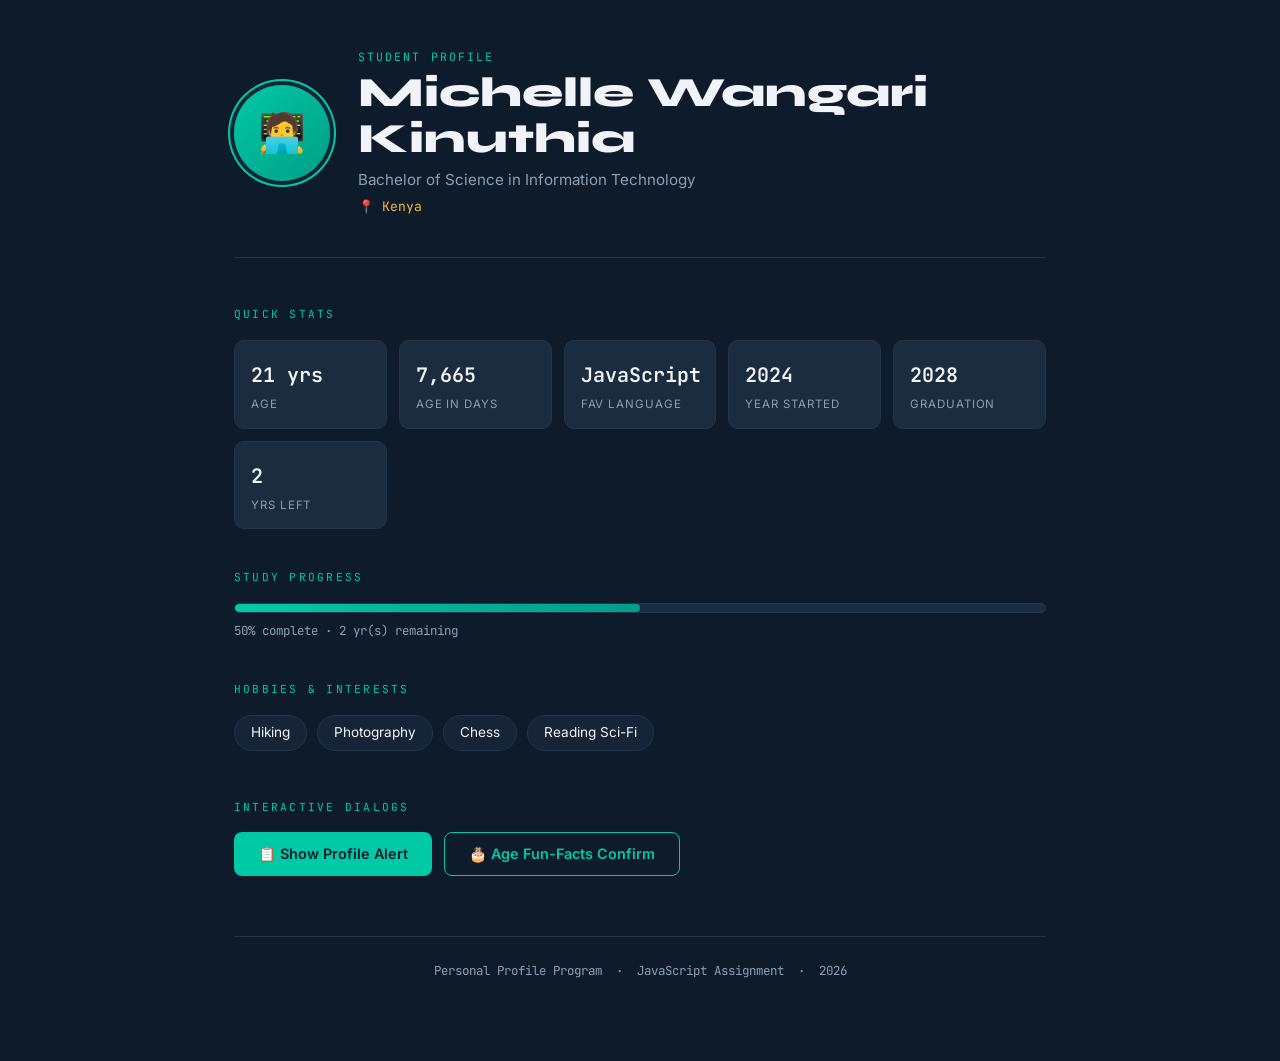
<file: profile.html>
<!DOCTYPE html>
<html lang="en">
<head>
  <meta charset="UTF-8" />
  <meta name="viewport" content="width=device-width, initial-scale=1.0" />
  <title>Student Profile - Michelle Wangari Kinuthia</title>

  <link rel="preconnect" href="https://fonts.googleapis.com" />
  <link rel="preconnect" href="https://fonts.gstatic.com" crossorigin />
  <link
    href="https://fonts.googleapis.com/css2?family=Syne:wght@600;800&family=Inter:wght@400;500;600&family=JetBrains+Mono:wght@400;600&display=swap"
    rel="stylesheet"
  />

  <!-- Links to our stylesheet -->
  <link rel="stylesheet" href="profile.css" />
</head>
<body>

  <div class="page-wrapper">

    <!-- Hero -->
    <section class="hero" id="profile-section">
      <div class="avatar" aria-hidden="true">🧑‍💻</div>
      <div class="hero-text">
        <p class="hero-eyebrow">Student Profile</p>
        <h1 id="card-name">Loading…</h1>
        <p id="card-course"></p>
        <p id="card-country"></p>
      </div>
    </section>

    <!-- Stats grid -->
    <section class="stats-section">
      <p class="section-title">Quick Stats</p>
      <div id="stats-grid"></div>
    </section>

    <!-- Study progress -->
    <section class="progress-section">
      <p class="section-title">Study Progress</p>
      <div class="progress-track">
        <div id="progress-bar-fill" style="width:0%"></div>
      </div>
      <p id="progress-label"></p>
    </section>

    <!-- Hobbies -->
    <section class="hobbies-section">
      <p class="section-title">Hobbies &amp; Interests</p>
      <div id="hobby-list"></div>
    </section>

    <!-- Alert / Confirm buttons -->
    <section class="actions-section">
      <p class="section-title">Interactive Dialogs</p>
      <div class="btn-row">
        <button class="btn btn-primary" id="btn-alert">
          📋 Show Profile Alert
        </button>
        <button class="btn btn-secondary" id="btn-confirm">
          🎂 Age Fun-Facts Confirm
        </button>
      </div>
    </section>

   

    <footer>
      Personal Profile Program &nbsp;·&nbsp; JavaScript Assignment &nbsp;·&nbsp;
      <span id="footer-year"></span>
    </footer>

  </div>

  <!-- Links to our script -->
  <script src="profile.js"></script>
  <script>
    document.getElementById("footer-year").textContent = new Date().getFullYear();
  </script>

</body>
</html>
</file>
<file: profile.css>
/* Reset & base */
*, *::before, *::after { box-sizing: border-box; margin: 0; padding: 0; }

@import url('https://fonts.googleapis.com/css2?family=Syne:wght@600;800&family=Inter:wght@400;500;600&family=JetBrains+Mono:wght@400;600&display=swap');

:root {
  --navy:       #0d1b2a;
  --navy-light: #162437;
  --teal:       #00c9a7;
  --teal-dim:   #009e85;
  --gold:       #f4b942;
  --white:      #f0f4f8;
  --muted:      #8ca0b5;
  --card-bg:    #1a2c3d;
  --border:     #243547;

  --font-display: 'Syne', sans-serif;
  --font-body:    'Inter', sans-serif;
  --font-mono:    'JetBrains Mono', monospace;
}

html { scroll-behavior: smooth; }

body {
  background-color: var(--navy);
  color: var(--white);
  font-family: var(--font-body);
  font-size: 16px;
  line-height: 1.6;
  min-height: 100vh;
}

/* Layout */
.page-wrapper {
  max-width: 860px;
  margin: 0 auto;
  padding: 48px 24px 80px;
}

/* Hero */
.hero {
  display: flex;
  align-items: center;
  gap: 28px;
  margin-bottom: 48px;
  padding-bottom: 40px;
  border-bottom: 1px solid var(--border);
}

.avatar {
  width: 96px;
  height: 96px;
  border-radius: 50%;
  background: linear-gradient(135deg, var(--teal), var(--teal-dim));
  display: flex;
  align-items: center;
  justify-content: center;
  font-size: 2.4rem;
  flex-shrink: 0;
  box-shadow: 0 0 0 4px var(--navy-light), 0 0 0 6px var(--teal);
}

.hero-text { flex: 1; }

.hero-eyebrow {
  font-family: var(--font-mono);
  font-size: 0.72rem;
  letter-spacing: 0.18em;
  color: var(--teal);
  text-transform: uppercase;
  margin-bottom: 4px;
}

#card-name {
  font-family: var(--font-display);
  font-size: clamp(1.8rem, 5vw, 2.6rem);
  font-weight: 800;
  line-height: 1.1;
  color: var(--white);
  margin-bottom: 6px;
}

#card-course {
  font-size: 0.95rem;
  color: var(--muted);
  margin-bottom: 4px;
}

#card-country {
  font-family: var(--font-mono);
  font-size: 0.82rem;
  color: var(--gold);
}

/* Section titles */
.section-title {
  font-family: var(--font-mono);
  font-size: 0.7rem;
  letter-spacing: 0.2em;
  text-transform: uppercase;
  color: var(--teal);
  margin-bottom: 16px;
}

/* Stats grid */
.stats-section { margin-bottom: 40px; }

#stats-grid {
  display: grid;
  grid-template-columns: repeat(auto-fill, minmax(140px, 1fr));
  gap: 12px;
}

.stat-card {
  background: var(--card-bg);
  border: 1px solid var(--border);
  border-radius: 10px;
  padding: 18px 16px 14px;
  display: flex;
  flex-direction: column;
  gap: 4px;
  transition: border-color 0.2s, transform 0.2s;
}

.stat-card:hover {
  border-color: var(--teal);
  transform: translateY(-2px);
}

.stat-value {
  font-family: var(--font-mono);
  font-size: 1.25rem;
  font-weight: 600;
  color: var(--white);
}

.stat-label {
  font-size: 0.72rem;
  color: var(--muted);
  text-transform: uppercase;
  letter-spacing: 0.08em;
}

/* Progress bar */
.progress-section { margin-bottom: 40px; }

.progress-track {
  height: 10px;
  background: var(--card-bg);
  border-radius: 999px;
  overflow: hidden;
  margin-bottom: 8px;
  border: 1px solid var(--border);
}

#progress-bar-fill {
  height: 100%;
  background: linear-gradient(90deg, var(--teal), var(--teal-dim));
  border-radius: 999px;
  transition: width 1s cubic-bezier(0.4, 0, 0.2, 1);
}

#progress-label {
  font-family: var(--font-mono);
  font-size: 0.78rem;
  color: var(--muted);
}

/* Hobbies */
.hobbies-section { margin-bottom: 48px; }

#hobby-list {
  display: flex;
  flex-wrap: wrap;
  gap: 10px;
}

.hobby-tag {
  background: var(--navy-light);
  border: 1px solid var(--border);
  color: var(--white);
  font-size: 0.85rem;
  padding: 6px 16px;
  border-radius: 999px;
  transition: background 0.2s, border-color 0.2s;
  cursor: default;
}

.hobby-tag:hover {
  background: var(--teal);
  border-color: var(--teal);
  color: var(--navy);
}

/* Buttons */
.actions-section { margin-bottom: 40px; }

.btn-row {
  display: flex;
  flex-wrap: wrap;
  gap: 12px;
}

.btn {
  font-family: var(--font-body);
  font-size: 0.9rem;
  font-weight: 600;
  padding: 12px 24px;
  border-radius: 8px;
  border: none;
  cursor: pointer;
  transition: opacity 0.15s, transform 0.15s;
}

.btn:active { transform: scale(0.97); }

.btn-primary {
  background: var(--teal);
  color: var(--navy);
}

.btn-primary:hover { opacity: 0.88; }

.btn-secondary {
  background: transparent;
  border: 1.5px solid var(--teal);
  color: var(--teal);
}

.btn-secondary:hover { background: var(--teal); color: var(--navy); }

/* Console hint */
.console-hint {
  background: var(--card-bg);
  border: 1px solid var(--border);
  border-left: 3px solid var(--gold);
  border-radius: 8px;
  padding: 16px 20px;
  font-family: var(--font-mono);
  font-size: 0.8rem;
  color: var(--muted);
  line-height: 1.7;
}

.console-hint strong {
  color: var(--gold);
  display: block;
  margin-bottom: 4px;
}

/* Footer */
footer {
  margin-top: 60px;
  padding-top: 24px;
  border-top: 1px solid var(--border);
  font-size: 0.78rem;
  color: var(--muted);
  text-align: center;
  font-family: var(--font-mono);
}

/* Responsive */
@media (max-width: 520px) {
  .hero { flex-direction: column; text-align: center; }
  .avatar { width: 76px; height: 76px; font-size: 1.9rem; }
  #stats-grid { grid-template-columns: repeat(2, 1fr); }
}
</file>
